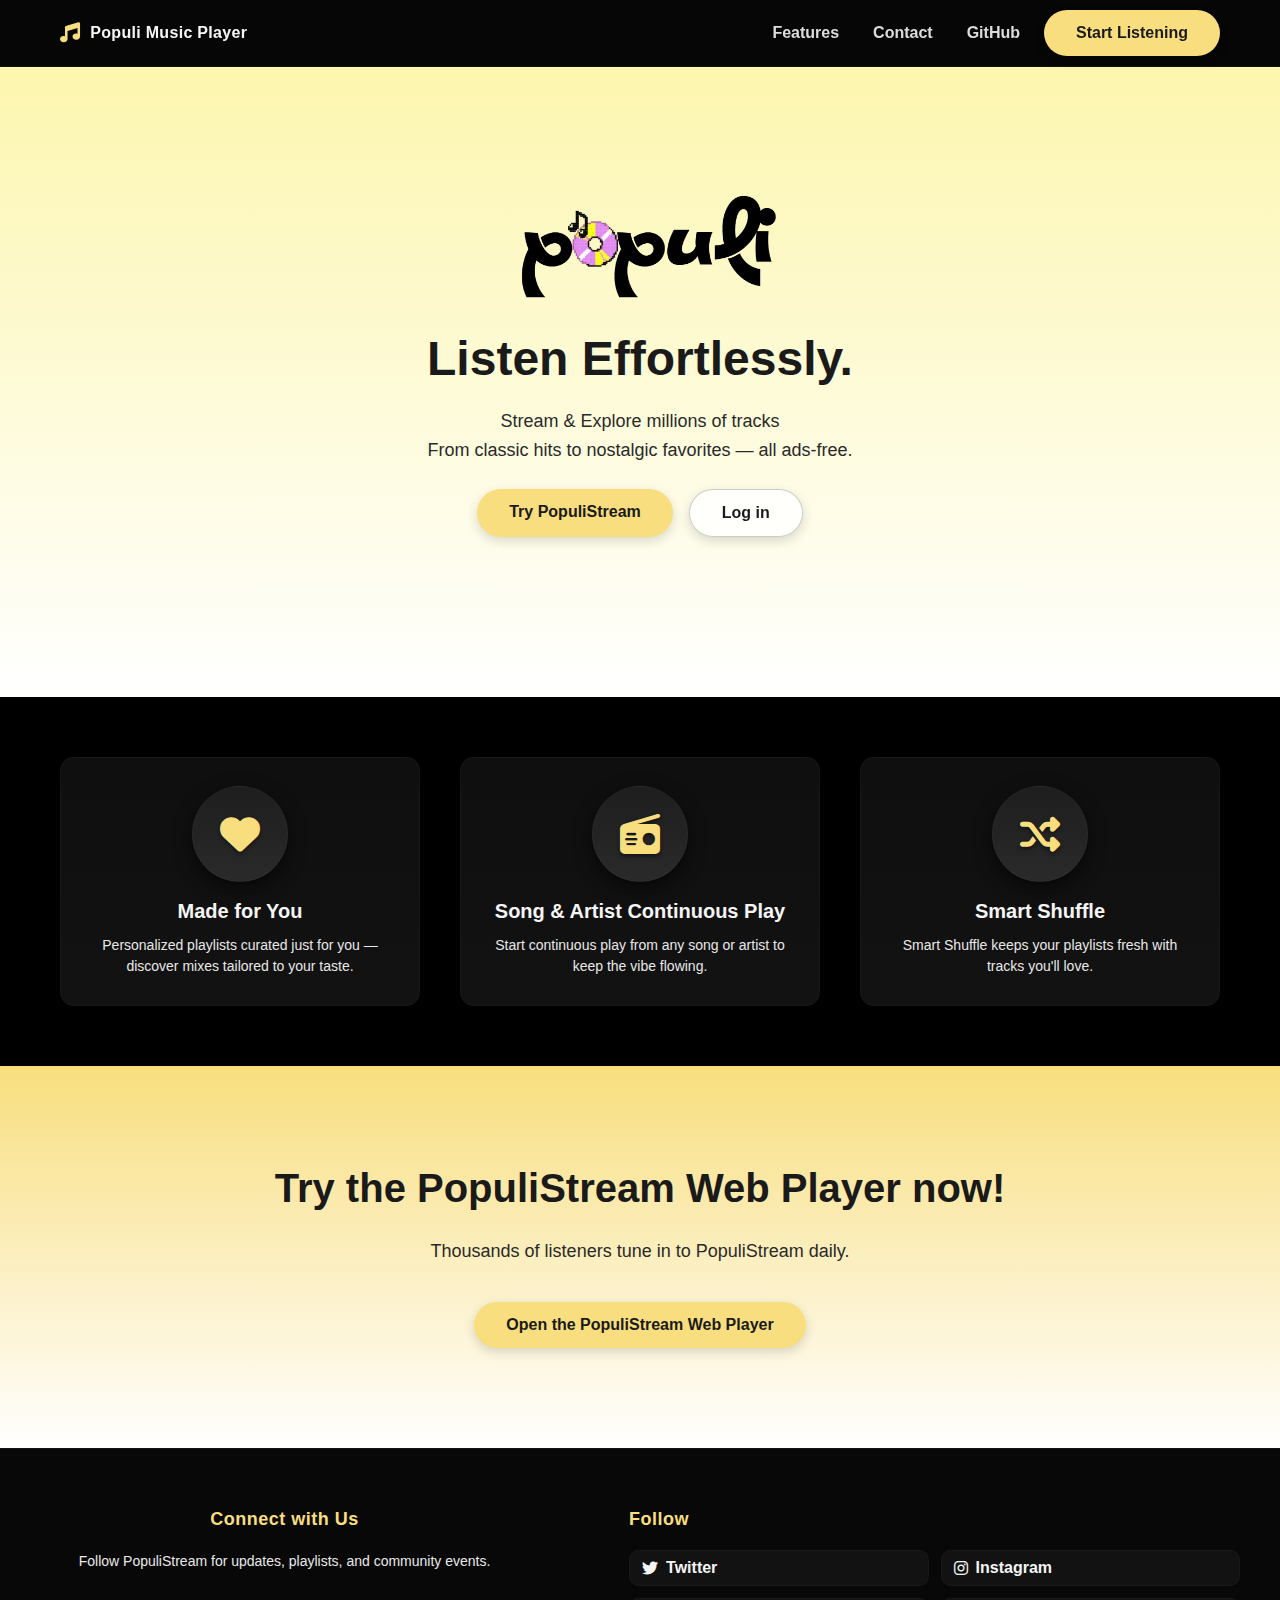
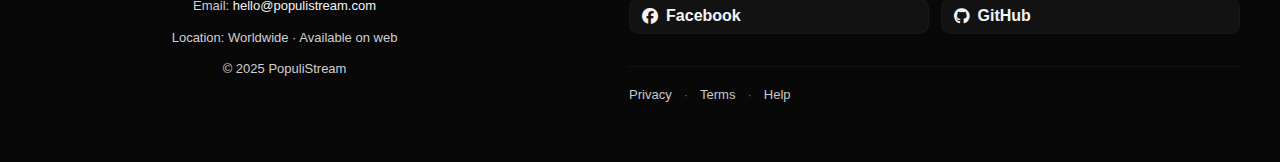
<file: PopuliStream-main/landing page/page.html>
<!DOCTYPE html>
<html lang="en">
<head>
    <meta charset="UTF-8">
    <meta name="viewport" content="width=device-width, initial-scale=1.0">
    <link rel="stylesheet" href="https://cdnjs.cloudflare.com/ajax/libs/font-awesome/6.4.0/css/all.min.css">
    <link rel="stylesheet" href="style.css">
    <title>PopuliStream - Web Music Player</title>
    
</head>
<body>
    <!-- header -->
    <header class="site-header" aria-label="Primary">
        <nav class="nav" aria-label="Main navigation">
            <a class="brand" href="#" aria-label="Populi Music Player home">
                <i class="fas fa-music" aria-hidden="true"></i>
                <span>Populi Music Player</span>
            </a>
            <button class="nav-toggle" aria-controls="navMenu" aria-expanded="false" aria-label="Toggle menu">☰</button>
            <div id="navMenu" class="nav-menu">
                <a href="#features" class="nav-link">Features</a>
                <a id="contactLink" href="mailto:hello@populistream.com?subject=Hello%20Populi%20Music%20Player&body=Hi%20team%2C%20I%20would%20like%20to%20get%20in%20touch." class="nav-link">Contact</a>
                <a href="https://github.com/ziebewon1/PopuliStream" target="_blank" class="nav-link" rel="noopener">GitHub</a>
                <a href="#" id="startListeningNav" class="btn btn-primary">Start Listening</a>
            </div>
        </nav>
    </header>
    <section class="hero">
        <div class="container">
            <div class="logo">
                <img src="populistream.png" alt="PopuliStream Logo">
            </div>

            <h1>Listen Effortlessly.</h1>
            <p class="subtitle">Stream & Explore millions of tracks <br> From classic hits to nostalgic favorites — all ads-free.</p>

            <div class="buttons">
                <a href="#" id="tryBtn" class="btn btn-primary">Try PopuliStream</a>
                <a href="#" id="loginBtn" class="btn btn-secondary">Log in</a>
            </div>

        </div>
    </section>

    <section id="features" class="features-grid">

        <div class="feature-card">
            <div class="feature-img"><i class="fas fa-heart"></i></div>
            <h3>Made for You</h3>
            <p>Personalized playlists curated just for you — discover mixes tailored to your taste.</p>
        </div>

        <div class="feature-card">
            <div class="feature-img"><i class="fas fa-radio"></i></div>
            <h3>Song & Artist Continuous Play</h3>
            <p>Start continuous play from any song or artist to keep the vibe flowing.</p>
        </div>
        <div class="feature-card">
            <div class="feature-img"><i class="fas fa-shuffle"></i></div>
            <h3>Smart Shuffle</h3>
            <p>Smart Shuffle keeps your playlists fresh with tracks you'll love.</p>
        </div>
        
    </section>

    

    <section class="final-cta">
        <h2>Try the PopuliStream Web Player now!</h2>
        <p>Thousands of listeners tune in to PopuliStream daily. </p>
        <a href="#" id="openWebPlayer" class="btn btn-primary">Open the PopuliStream Web Player</a>
    </section>

    <!-- footer -->
    <footer class="site-footer">
        <div class="container footer-grid">
            <div class="footer-left">
                <h2>Connect with Us</h2>
                <p class="small">Follow PopuliStream for updates, playlists, and community events.</p>
                <div class="extra-info">
                    <p>Email: <a href="mailto:hello@populistream.com">hello@populistream.com</a></p>
                    <p>Location: Worldwide · Available on web</p>
                    <p>© 2025 PopuliStream</p>
                </div>
            </div>

            <div class="footer-right">
                <h3>Follow</h3>
                <div class="social-links">
                    <a href="https://x.com/PopuliStream" target="_blank" aria-label="Twitter"><i class="fab fa-twitter"></i> Twitter</a>
                    <a href="https://www.instagram.com/populistream" target="_blank" aria-label="Instagram"><i class="fab fa-instagram"></i> Instagram</a>
                    <a href="https://www.facebook.com/share/1DyRFqtVQS/" target="_blank" aria-label="Facebook"><i class="fab fa-facebook"></i> Facebook</a>
                    <a href="https://github.com/ziebewon1/PopuliStream" target="_blank" aria-label="GitHub"><i class="fab fa-github"></i> GitHub</a>
                </div>

                <div class="footer-links">
                    <a href="#">Privacy</a>
                    <span>·</span>
                    <a href="#">Terms</a>
                    <span>·</span>
                    <a href="#">Help</a>
                </div>
            </div>
        </div>
    </footer>

    <!-- modal for (create acc / login) -->
    <div id="authModal" class="modal" aria-hidden="true">
        <div class="modal-content" role="dialog" aria-modal="true" aria-labelledby="authTitle">
            <button class="modal-close" id="closeAuth">✕</button>
            <h2 id="authTitle">Account</h2>
            <div class="auth-tabs">
                <button id="tabSign" class="tab active">Create Account</button>
                <button id="tabLogin" class="tab">Log in</button>
            </div>

            <form id="authForm">
                <div class="form-row">
                    <label for="email">Email</label>
                    <input id="email" type="email" required />
                </div>
                <div class="form-row">
                    <label for="password">Password</label>
                    <input id="password" type="password" required minlength="6" />
                </div>

                <div class="form-row" id="nameRow">
                    <label for="name">Display Name</label>
                    <input id="name" type="text" placeholder="Your name (optional)" />
                </div>

                <div class="form-row">
                    <button id="authSubmit" class="btn btn-primary" type="submit">Create Account</button>
                </div>

                <div id="authMessage" class="small" style="margin-top:8px;color:#F8DE7E;"></div>
            </form>
        </div>
    </div>

    <script>
        // Clinet side local storage
        (function(){
            const tryBtn = document.getElementById('tryBtn');
            const loginBtn = document.getElementById('loginBtn');
            const modal = document.getElementById('authModal');
            const closeAuth = document.getElementById('closeAuth');
            const tabSign = document.getElementById('tabSign');
            const tabLogin = document.getElementById('tabLogin');
            const authForm = document.getElementById('authForm');
            const authSubmit = document.getElementById('authSubmit');
            const authMessage = document.getElementById('authMessage');
            const nameRow = document.getElementById('nameRow');

            function openModal(mode){
                modal.style.display = 'flex';
                modal.setAttribute('aria-hidden','false');
                    if(mode === 'signup'){
                        tabSign.classList.add('active'); tabLogin.classList.remove('active');
                        authSubmit.textContent = 'Create Account'; nameRow.style.display='block';
                    } else {
                        tabLogin.classList.add('active'); tabSign.classList.remove('active');
                        authSubmit.textContent = 'Log in'; nameRow.style.display='none';
                    }
                authMessage.textContent='';
            }

                function closeModal(){ modal.style.display='none'; modal.setAttribute('aria-hidden','true'); }

            tryBtn && tryBtn.addEventListener('click', function(e){ e.preventDefault(); openModal('login'); });
            loginBtn && loginBtn.addEventListener('click', function(e){ e.preventDefault(); openModal('login'); });
            document.getElementById('startListeningNav') && document.getElementById('startListeningNav').addEventListener('click', function(e){ e.preventDefault(); openModal('login'); });
            document.getElementById('openWebPlayer') && document.getElementById('openWebPlayer').addEventListener('click', function(e){ e.preventDefault(); openModal('login'); });
            closeAuth && closeAuth.addEventListener('click', closeModal);
            tabSign.addEventListener('click', ()=> openModal('signup'));
            tabLogin.addEventListener('click', ()=> openModal('login'));

            function getUsers(){ try{ return JSON.parse(localStorage.getItem('pop_users')||'{}'); }catch(e){ return {}; } }
            function saveUsers(u){ localStorage.setItem('pop_users', JSON.stringify(u)); }

            authForm.addEventListener('submit', function(e){
                e.preventDefault();
                const email = document.getElementById('email').value.trim().toLowerCase();
                const password = document.getElementById('password').value;
                const name = document.getElementById('name').value.trim();
                const isSignup = tabSign.classList.contains('active');
                const users = getUsers();

                if(isSignup){
                    if(!email || !password){ authMessage.textContent='Please provide email and password.'; return; }
                    if(users[email]){ authMessage.textContent='An account with this email already exists.'; return; }
                    users[email] = { password: password, name: name || '', created: Date.now() };
                    saveUsers(users);
                    authMessage.textContent = 'Account created — logged in.';
                    localStorage.setItem('pop_current', email);
                    setTimeout(() => { window.location.href = '../music-player-app/index.html'; }, 900);
                } else {
                    if(!users[email] || users[email].password !== password){ authMessage.textContent='Invalid email or password.'; return; }
                    authMessage.textContent='Logged in successfully.';
                    localStorage.setItem('pop_current', email);
                    setTimeout(() => { window.location.href = '../music-player-app/index.html'; }, 600);
                }
            });

            // Close modal on outside click
            window.addEventListener('click', function(e){ if(e.target === modal) closeModal(); });

            // Mobile nav toggle
            const navToggle = document.querySelector('.nav-toggle');
            const navMenu = document.getElementById('navMenu');
            navToggle && navToggle.addEventListener('click', function(){
                const isOpen = navMenu.classList.toggle('open');
                navToggle.setAttribute('aria-expanded', isOpen ? 'true' : 'false');
            });

            // Contact Gmail
            const contactLink = document.getElementById('contactLink');
            contactLink && contactLink.addEventListener('click', function(e){
                e.preventDefault();
                const gmailUrl = 'https://mail.google.com/mail/?view=cm&fs=1&to=hello@populistream.com&su=Hello%20Populi%20Music%20Player&body=Hi%20team%2C%20I%20would%20like%20to%20get%20in%20touch.';
                const win = window.open(gmailUrl, '_blank', 'noopener');
                if(!win){
                    window.location.href = contactLink.href;
                }
            });
        })();
    </script>
</body>
</html>
</file>
<file: PopuliStream-main/landing page/style.css>
* {
            margin: 0;
            padding: 0;
            box-sizing: border-box;
        }

        body {
            font-family: -apple-system, BlinkMacSystemFont, 'Segoe UI', Roboto, 'Helvetica Neue', sans-serif;
            background: #000;
            color: #1a1a1a;
        }

        /* Header */
        .site-header {
            position: sticky;
            top: 0;
            z-index: 1000;
            background: rgba(10,10,10,0.6);
            backdrop-filter: blur(10px);
            border-bottom: 1px solid rgba(255,255,255,0.06);
        }
        .nav {
            max-width: 1200px;
            margin: 0 auto;
            padding: 10px 20px;
            display: flex;
            align-items: center;
            justify-content: space-between;
            color: #f5f5f5;
        }
        .brand {
            display: inline-flex;
            align-items: center;
            gap: 10px;
            text-decoration: none;
            color: #f5f5f5;
            font-weight: 800;
            letter-spacing: 0.3px;
        }
        .brand .fa-music {
            color: #F8DE7E;
            font-size: 20px;
        }
        .brand img {
            width: 28px;
            height: 28px;
            border-radius: 6px;
            display: block;
        }
        .nav-menu {
            display: flex;
            align-items: center;
            gap: 14px;
        }
        .nav-link {
            color: #dcdcdc;
            text-decoration: none;
            font-weight: 600;
            padding: 8px 10px;
            border-radius: 8px;
            transition: background 0.2s ease, color 0.2s ease;
        }
        .nav-link:hover { color: #F8DE7E; background: #121212; }
        .nav-toggle {
            display: none;
            background: #121212;
            color: #f5f5f5;
            border: 1px solid rgba(255,255,255,0.08);
            padding: 6px 10px;
            border-radius: 8px;
            cursor: pointer;
        }

        .hero {
            background: linear-gradient(180deg, #fcf6ae 0%, #ffffff 100%);
            min-height: 70vh;
            display: flex;
            flex-direction: column;
            align-items: center;
            justify-content: center;
            padding: 30px 20px;
        }

        .container {
            text-align: center;
            max-width: 600px;
        }

        .logo {
            margin-bottom: 24px;
        }

        .logo svg {
            width: 170px;
            height: 80px;
            fill: #fff;
        }

        /* Logo image (raster) sizing */
        .logo img {
            width: 300px;
            max-width: 90%;
            height: auto;
            display: block;
            margin: 0 auto 20px;
        }

        h1 {
            font-size: 48px;
            font-weight: 900;
            margin-bottom: 20px;
            line-height: 1.2;
        }

        .subtitle {
            font-size: 18px;
            color: #2a2a2a;
            margin-bottom: 24px;
            line-height: 1.6;
        }

        .buttons {
            display: flex;
            gap: 16px;
            justify-content: center;
            flex-wrap: wrap;
            margin-bottom: 32px;
        }

        .btn {
            padding: 14px 32px;
            border-radius: 500px;
            font-size: 16px;
            font-weight: 700;
            text-decoration: none;
            cursor: pointer;
            border: none;
            transition: all 0.2s ease;
            display: inline-block;
        }

        .btn-primary {
            background-color: #F8DE7E;
            color: #1a1a1a;
            border: none;
            box-shadow: 0 4px 12px rgba(0, 0, 0, 0.15);
        }

        .btn-primary:hover {
            background-color: #F8DE7E;
            transform: scale(1.04);
            box-shadow: 0 6px 20px rgba(0, 0, 0, 0.25);
        }

        .btn-secondary {
            background-color: rgba(255, 255, 255, 0.85);
            color: #1a1a1a;
            border: 1px solid rgba(0, 0, 0, 0.2);
            backdrop-filter: blur(10px);
            box-shadow: 0 4px 12px rgba(0, 0, 0, 0.15);
        }

        .btn-secondary:hover {
            background-color: rgba(255, 255, 255, 0.2);
            border-color: rgba(0, 0, 0, 0.3);
            transform: scale(1.04);
            box-shadow: 0 6px 20px rgba(0, 0, 0, 0.25);
        }

        .features {
            margin-top: 80px;
            display: grid;
            grid-template-columns: repeat(auto-fit, minmax(250px, 1fr));
            gap: 30px;
            text-align: left;
        }

        .feature {
            padding: 20px;
        }

        .feature h3 {
            font-size: 20px;
            margin-bottom: 10px;
            font-weight: 700;
        }

        .feature p {
            font-size: 14px;
            color: #e8e8e8;
            margin-bottom: 0;
        }

        .stats-section {
            background: #ffefb5;
            padding: 100px 20px;
        }

        .stats-container {
            max-width: 1200px;
            margin: 0 auto;
        }

        .mission {
            text-align: center;
            max-width: 800px;
            margin: 0 auto 80px;
        }

        .mission h2 {
            font-size: 14px;
            font-weight: 700;
            text-transform: uppercase;
            letter-spacing: 2px;
            color: #F8DE7E;
            margin-bottom: 20px;
        }

        .mission p {
            font-size: 24px;
            line-height: 1.6;
            color: #f5f5f5;
        }

        .stats-grid {
            display: grid;
            grid-template-columns: repeat(auto-fit, minmax(300px, 1fr));
            gap: 60px;
            margin-top: 80px;
        }

        .stat-card {
            text-align: center;
        }

        .stat-icon {
            width: 80px;
            height: 80px;
            margin: 0 auto 30px;
            display: flex;
            align-items: center;
            justify-content: center;
            font-size: 48px;
        }

        .stat-number {
            font-size: 72px;
            font-weight: 900;
            color: #F8DE7E;
            line-height: 1;
            margin-bottom: 20px;
        }

        .stat-label {
            font-size: 18px;
            color: #e8e8e8;
            line-height: 1.5;
        }

        .stat-label a {
            color: #F8DE7E;
            text-decoration: none;
        }

        .stat-label a:hover {
            text-decoration: underline;
        }

        .features-grid {
            display: grid;
            grid-template-columns: repeat(auto-fit, minmax(280px, 1fr));
            gap: 40px;
            margin: 60px auto;
            max-width: 1200px;
            padding: 0 20px;
        }

        .feature-card {
            background: linear-gradient(180deg, #0f0f0f 0%, #121212 100%);
            border-radius: 14px;
            padding: 28px 22px;
            text-align: center;
            transition: transform 0.28s ease, box-shadow 0.28s ease;
            border: 1px solid rgba(255,255,255,0.03);
            box-shadow: 0 8px 24px rgba(0,0,0,0.6);
        }

        .feature-card:hover {
            transform: translateY(-8px) scale(1.01);
            box-shadow: 0 18px 40px rgba(0,0,0,0.7);
        }

        .feature-img {
            width: 96px;
            height: 96px;
            background: linear-gradient(180deg,#1e1e1e,#2a2a2a);
            border-radius: 50%;
            margin: 0 auto 18px;
            display: flex;
            align-items: center;
            justify-content: center;
            font-size: 40px;
            box-shadow: 0 6px 18px rgba(0,0,0,0.6);
            border: 1px solid rgba(255,255,255,0.03);
        }

        .feature-img i {
            color: #F8DE7E;
            text-shadow: 0 2px 4px rgba(0, 0, 0, 0.5);
        }

        .feature-card h3 {
            font-size: 20px;
            font-weight: 700;
            margin-bottom: 12px;
            color: #f5f5f5;
        }

        .feature-card p {
            font-size: 14px;
            color: #e8e8e8;
            line-height: 1.5;
        }

        .final-cta {
            background: linear-gradient(180deg, #F8DE7E 0%, #ffffff 100%);
            padding: 100px 20px;
            text-align: center;
        }

        /* Footer (PopuliStream-style) */
        .site-footer {
            background: #080808;
            color: #f5f5f5;
            padding: 60px 20px;
            border-top: 1px solid rgba(255,255,255,0.05);
        }

        .site-footer .footer-grid {
            max-width: 1200px;
            margin: 0 auto;
            display: grid;
            grid-template-columns: 1fr 1.2fr;
            gap: 80px;
            align-items: start;
        }

        .site-footer .footer-left {
            padding-right: 20px;
        }
        .site-footer .footer-right {
            text-align: left;
        }

        .site-footer h2,
        .site-footer h3 {
            color: #F8DE7E;
            margin-bottom: 20px;
            font-size: 18px;
            font-weight: 600;
            letter-spacing: 0.5px;
        }

        .site-footer .small {
            color: #e8e8e8;
            margin-bottom: 24px;
            line-height: 1.6;
            font-size: 14px;
        }

        .site-footer .extra-info {
            display: flex;
            flex-direction: column;
            gap: 12px;
        }

        .site-footer .extra-info p {
            color: #d0d0d0;
            font-size: 13px;
            line-height: 1.5;
            margin: 0;
        }

        .site-footer a { color: #f5f5f5; text-decoration: none; }
        .site-footer a:hover { text-decoration: underline; }

        .social-links {
            display: grid;
            grid-template-columns: repeat(2, 1fr);
            gap: 12px;
            margin-top: 16px;
            margin-bottom: 32px;
        }
        .social-links a {
            background: #121212;
            color: #f5f5f5;
            padding: 8px 12px;
            border-radius: 10px;
            display: inline-flex;
            align-items: center;
            gap: 8px;
            font-weight: 700;
            border: 1px solid rgba(255,255,255,0.03);
            transition: transform 0.15s ease, box-shadow 0.15s ease;
        }

        .social-links a:hover { transform: translateY(-4px); box-shadow: 0 10px 30px rgba(0,0,0,0.6); }

        .footer-links {
            color: #e8e8e8;
            display: flex;
            align-items: center;
            gap: 12px;
            flex-wrap: wrap;
            font-size: 13px;
            margin-top: 16px;
            padding-top: 20px;
            border-top: 1px solid rgba(255,255,255,0.05);
        }
        .footer-links a { color: #c9c9c9; font-weight: 500; transition: color 0.3s ease; }
        .footer-links a:hover { color: #F8DE7E; text-decoration: none; }
        .footer-links span { color: #666; }

        @media (max-width: 768px) {
            .site-footer {
                padding: 40px 20px;
            }
            .site-footer .footer-grid {
                grid-template-columns: 1fr;
                gap: 40px;
            }
            .site-footer .footer-left {
                padding-right: 0;
            }
            .social-links {
                grid-template-columns: repeat(2, 1fr);
            }
        }

        /* Modal (auth) styles */
        .modal { display: none; position: fixed; inset: 0; background: rgba(0,0,0,0.6); z-index: 1200; align-items: center; justify-content: center; }
        .modal-content { background: #0b0b0b; color: #f5f5f5; padding: 20px; border-radius: 12px; width: 420px; max-width: 92%; position: relative; box-shadow: 0 20px 60px rgba(0,0,0,0.7); }
        .modal-close { position: absolute; right: 10px; top: 8px; background: transparent; border: none; color: #bdbdbd; font-size: 18px; cursor: pointer; }
        .auth-tabs { display:flex; gap:8px; margin: 8px 0 12px 0; }
        .auth-tabs .tab { background: transparent; border: 1px solid rgba(255,255,255,0.04); color: #bdbdbd; padding: 8px 10px; border-radius: 8px; cursor: pointer; }
        .auth-tabs .tab.active { background: #121212; color: #F8DE7E; border-color: rgba(248,222,126,0.15); }
        .modal-content label { display:block; font-size:13px; color:#bdbdbd; margin-bottom:6px; }
        .modal-content input { width:100%; padding:10px 12px; border-radius:8px; border:1px solid rgba(255,255,255,0.04); background:#121212; color:#f5f5f5; margin-bottom:12px; }
        .modal-content .form-row { margin-bottom:8px; }
        .modal-content h2 { margin-top:0; }


        .final-cta h2 {
            font-size: 40px;
            font-weight: 900;
            margin-bottom: 30px;
        }

        .final-cta p {
            font-size: 18px;
            color: #2a2a2a;
            margin-bottom: 40px;
            max-width: 600px;
            margin-left: auto;
            margin-right: auto;
        }

        @media (max-width: 768px) {
            .nav-toggle { display: inline-block; }
            .nav-menu { display: none; }
            .nav-menu.open { display: flex; flex-direction: column; gap: 8px; position: absolute; right: 20px; top: 52px; background: #0f0f0f; border: 1px solid rgba(255,255,255,0.08); border-radius: 12px; padding: 12px; box-shadow: 0 14px 34px rgba(0,0,0,0.6); }
            h1 {
                font-size: 32px;
            }

            .subtitle {
                font-size: 16px;
            }

            .buttons {
                flex-direction: column;
            }

            .btn {
                width: 100%;
            }

            .features {
                margin-top: 60px;
            }

            .mission p {
                font-size: 18px;
            }

            .stat-number {
                font-size: 56px;
            }

            .stats-grid {
                gap: 40px;
            }

            .final-cta h2 {
                font-size: 28px;
            }
        }
</file>
